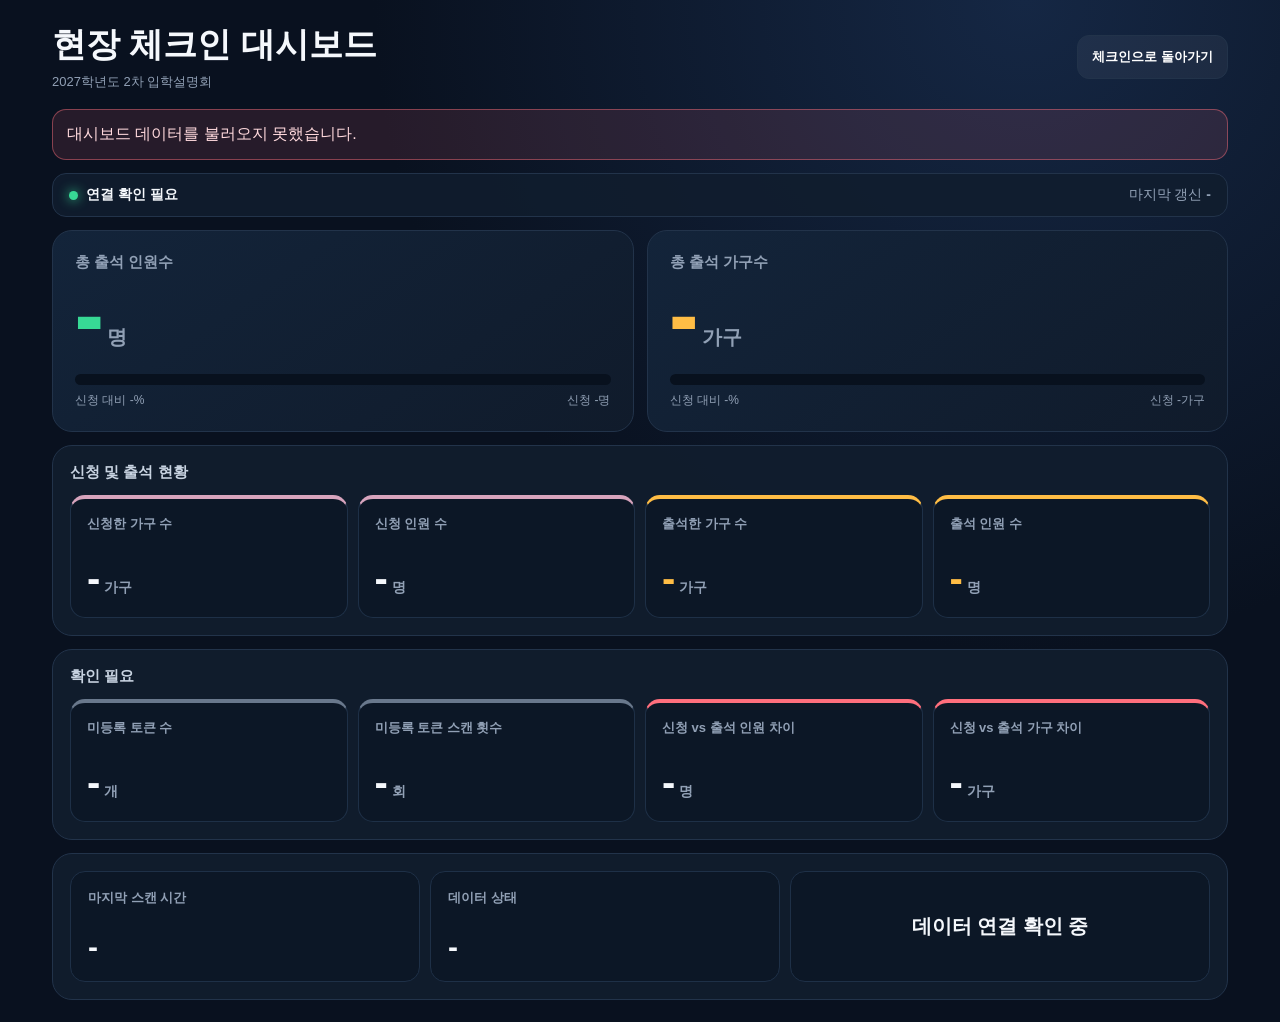
<file: dashboard.html>
<!doctype html><html lang="ko"><head><meta charset="utf-8"><meta name="viewport" content="width=device-width,initial-scale=1,viewport-fit=cover"><meta name="theme-color" content="#09111f"><title>2차 입학설명회 현장 대시보드</title><style>:root{--bg:#09111f;--panel:#111d2e;--line:#22334a;--text:#f5f8fc;--muted:#91a0b5;--pink:#d7a4bd;--amber:#ffbd45;--green:#37d995;--red:#ff6f7d}*{box-sizing:border-box}body{margin:0;min-height:100vh;background:radial-gradient(circle at 80% 0,#152744 0,#09111f 45%);color:var(--text);font-family:Pretendard,-apple-system,BlinkMacSystemFont,"Segoe UI",sans-serif}main{max-width:1220px;margin:auto;padding:22px}.top{display:flex;align-items:center;justify-content:space-between;gap:16px;margin-bottom:18px}h1{margin:0 0 5px;font-size:clamp(23px,3vw,34px)}.sub{font-size:13px;color:var(--muted)}.btn{display:inline-flex;align-items:center;min-height:44px;padding:0 14px;border:1px solid var(--line);border-radius:12px;color:#fff;text-decoration:none;background:rgba(255,255,255,.05);font-size:13px;font-weight:800}.statusbar{display:flex;align-items:center;justify-content:space-between;gap:14px;padding:12px 16px;margin-bottom:13px;border:1px solid var(--line);border-radius:14px;background:rgba(17,29,46,.88);font-size:14px}.live{display:flex;align-items:center;gap:8px;font-weight:800}.dot{width:9px;height:9px;border-radius:50%;background:var(--green);box-shadow:0 0 12px var(--green)}.stamp{color:var(--muted)}.hero{display:grid;grid-template-columns:1fr 1fr;gap:13px;margin-bottom:13px}.hero-card{padding:22px;border:1px solid var(--line);border-radius:20px;background:linear-gradient(145deg,#13243a,#101b2b)}.hero-label{color:var(--muted);font-size:15px;font-weight:800}.hero-value{margin-top:8px;font-size:clamp(48px,7vw,76px);line-height:1;font-weight:950}.hero-unit{font-size:20px;color:var(--muted);margin-left:7px}.green{color:var(--green)}.amber{color:var(--amber)}.progress-wrap{margin-top:18px}.progress{height:11px;background:#08111e;border-radius:99px;overflow:hidden}.bar{height:100%;width:0;background:linear-gradient(90deg,#2387ec,var(--green));transition:width .25s}.progress-text{display:flex;justify-content:space-between;margin-top:7px;font-size:12px;color:var(--muted)}.section{margin-top:13px;padding:17px;border:1px solid var(--line);border-radius:20px;background:rgba(17,29,46,.9)}.section-title{margin:0 0 13px;font-size:15px;color:#c8d3e1}.cards{display:grid;grid-template-columns:repeat(4,1fr);gap:10px}.card{min-height:112px;padding:16px;border-radius:15px;background:#0c1726;border:1px solid #1e3047}.label{min-height:35px;color:var(--muted);font-size:13px;font-weight:750}.value{margin-top:6px;font-size:clamp(27px,3.5vw,40px);font-weight:900}.unit{font-size:14px;color:var(--muted);margin-left:4px}.card.pink{border-top:4px solid var(--pink)}.card.attend{border-top:4px solid var(--amber)}.card.total{border-top:4px solid #69788c}.card.warn{border-top:4px solid var(--red)}.bottom{display:grid;grid-template-columns:1fr 1fr 1.2fr;gap:10px}.info{padding:17px;border-radius:15px;background:#0c1726;border:1px solid #1e3047}.info .value{font-size:30px}.state{display:flex;align-items:center;justify-content:center;text-align:center;font-size:20px;font-weight:900}.error{display:none;padding:14px;margin-bottom:13px;border-radius:14px;border:1px solid rgba(255,111,125,.45);background:rgba(255,111,125,.12);color:#ffd9dd}@media(max-width:760px){main{padding:14px}.cards{grid-template-columns:1fr 1fr}.bottom{grid-template-columns:1fr 1fr}.bottom .state{grid-column:1/-1}.hero-value{font-size:50px}}</style></head><body><main><header class="top"><div><h1>현장 체크인 대시보드</h1><div class="sub">2027학년도 2차 입학설명회</div></div><a class="btn" href="index.html">체크인으로 돌아가기</a></header><div id="error" class="error"></div><div class="statusbar"><span class="live"><span class="dot"></span><span id="liveText">2초마다 자동 갱신</span></span><span class="stamp">마지막 갱신 <b id="updated">-</b></span></div><section class="hero"><article class="hero-card green"><div class="hero-label">총 출석 인원수</div><div class="hero-value"><span id="totalAttendedPeople">-</span><span class="hero-unit">명</span></div><div class="progress-wrap"><div class="progress"><div id="bar" class="bar"></div></div><div class="progress-text"><span id="rate">신청 대비 -%</span><span id="peopleGoal">신청 -명</span></div></div></article><article class="hero-card amber"><div class="hero-label">총 출석 가구수</div><div class="hero-value"><span id="totalAttendedHouseholds">-</span><span class="hero-unit">가구</span></div><div class="progress-wrap"><div class="progress"><div id="houseBar" class="bar"></div></div><div class="progress-text"><span id="houseRate">신청 대비 -%</span><span id="houseGoal">신청 -가구</span></div></div></article></section><section class="section"><h2 class="section-title">신청 및 출석 현황</h2><div class="cards"><article class="card pink"><div class="label">신청한 가구 수</div><div class="value"><span id="requestedHouseholds">-</span><span class="unit">가구</span></div></article><article class="card pink"><div class="label">신청 인원 수</div><div class="value"><span id="requestedPeople">-</span><span class="unit">명</span></div></article><article class="card attend"><div class="label">출석한 가구 수</div><div class="value amber"><span id="attendedHouseholds">-</span><span class="unit">가구</span></div></article><article class="card attend"><div class="label">출석 인원 수</div><div class="value amber"><span id="attendedPeople">-</span><span class="unit">명</span></div></article></div></section><section class="section"><h2 class="section-title">확인 필요</h2><div class="cards"><article class="card total"><div class="label">미등록 토큰 수</div><div class="value"><span id="unregisteredTokens">-</span><span class="unit">개</span></div></article><article class="card total"><div class="label">미등록 토큰 스캔 횟수</div><div class="value"><span id="unregisteredScans">-</span><span class="unit">회</span></div></article><article class="card warn"><div class="label">신청 vs 출석 인원 차이</div><div class="value"><span id="peopleDifference">-</span><span class="unit">명</span></div></article><article class="card warn"><div class="label">신청 vs 출석 가구 차이</div><div class="value"><span id="householdDifference">-</span><span class="unit">가구</span></div></article></div></section><section class="section bottom"><article class="info"><div class="label">마지막 스캔 시간</div><div class="value" id="lastScanAt">-</div></article><article class="info"><div class="label">데이터 상태</div><div class="value" id="dataStatus">-</div></article><article class="info state" id="stateText">데이터 연결 확인 중</article></section></main><script>const API='https://script.google.com/macros/s/AKfycbzGsYA6RRTntLKntkc61IrT6CU33TXO65LrNt-zwcbucM5njuqKJPU8HDSkHHUzB073/exec';const $=id=>document.getElementById(id),fmt=v=>Number(v||0).toLocaleString('ko-KR');const clock=v=>{if(!v)return '—';const d=new Date(v);return isNaN(d)?String(v):d.toLocaleTimeString('ko-KR',{hour:'2-digit',minute:'2-digit',second:'2-digit'})};function normalize(d){if(d.requestedHouseholds==null&&d.registrations!=null)return{...d,requestedHouseholds:d.registrations,requestedPeople:d.expectedPeople,attendedHouseholds:d.checkedRegistrations,attendedPeople:d.checkedPeople,totalAttendedHouseholds:d.checkedRegistrations,totalAttendedPeople:d.checkedPeople,unregisteredTokens:d.invalidScans,unregisteredScans:d.invalidScans,peopleDifference:Math.max(0,(d.expectedPeople||0)-(d.checkedPeople||0)),householdDifference:Math.max(0,(d.registrations||0)-(d.checkedRegistrations||0)),status:d.lastScanAt?'정상':'—'};return d}function render(raw){const d=normalize(raw),ids=['requestedHouseholds','requestedPeople','attendedHouseholds','attendedPeople','totalAttendedHouseholds','totalAttendedPeople','unregisteredTokens','unregisteredScans','peopleDifference','householdDifference'];ids.forEach(id=>$(id).textContent=fmt(d[id]));const pr=d.requestedPeople?d.totalAttendedPeople/d.requestedPeople*100:0,hr=d.requestedHouseholds?d.totalAttendedHouseholds/d.requestedHouseholds*100:0;$('bar').style.width=Math.min(100,pr)+'%';$('houseBar').style.width=Math.min(100,hr)+'%';$('rate').textContent='신청 대비 '+pr.toFixed(1)+'%';$('houseRate').textContent='신청 대비 '+hr.toFixed(1)+'%';$('peopleGoal').textContent='신청 '+fmt(d.requestedPeople)+'명';$('houseGoal').textContent='신청 '+fmt(d.requestedHouseholds)+'가구';$('lastScanAt').textContent=clock(d.lastScanAt);$('dataStatus').textContent=d.status||'—';$('updated').textContent=clock(d.updatedAt||Date.now());$('stateText').textContent=d.lastScanAt?'정상 집계 중':'입장 시작 전';$('error').style.display='none';$('liveText').textContent='2초마다 자동 갱신'}let refreshing=false;async function refresh(){if(refreshing)return;refreshing=true;try{const r=await fetch(API+'?action=dashboard&_='+Date.now(),{cache:'no-store'}),d=await r.json();if(!d.ok)throw Error(d.msg||'집계 오류');render(d)}catch(e){$('error').style.display='block';$('error').textContent='대시보드 데이터를 불러오지 못했습니다.';$('liveText').textContent='연결 확인 필요'}finally{refreshing=false}}refresh();setInterval(refresh,2000);</script></body></html>
</file>
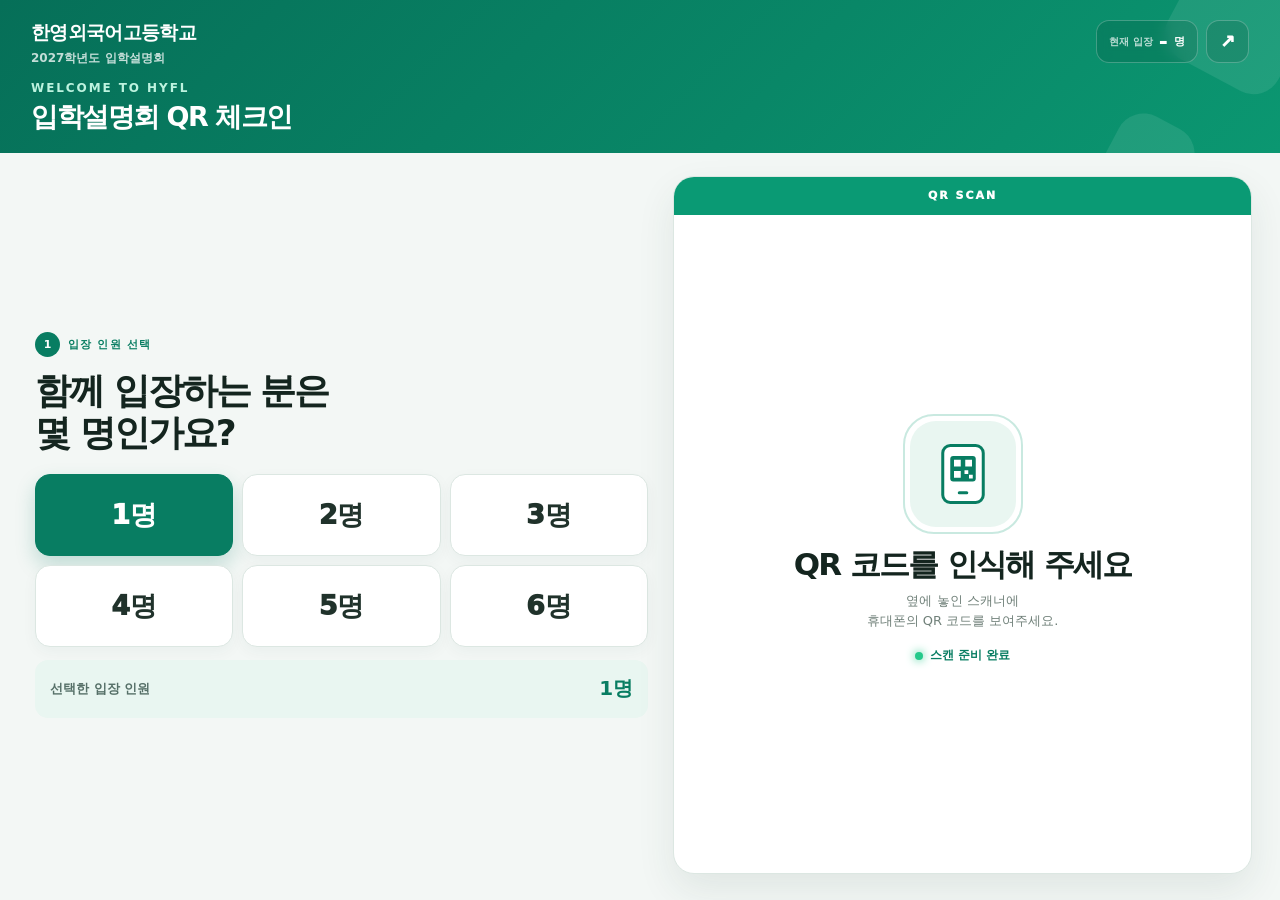
<file: scanner-test.html>
<!doctype html>
<html lang="ko">
<head>
  <meta charset="utf-8">
  <meta name="apple-mobile-web-app-capable" content="yes">
  <meta name="mobile-web-app-capable" content="yes">
  <meta name="apple-mobile-web-app-status-bar-style" content="black-translucent">
  <meta name="apple-mobile-web-app-title" content="HYFL 체크인">
  <meta name="application-name" content="HYFL 체크인">
  <meta name="format-detection" content="telephone=no">
  <link rel="manifest" href="manifest.webmanifest">
  <meta name="viewport" content="width=device-width,initial-scale=1,viewport-fit=cover,user-scalable=no">
  <meta name="theme-color" content="#087d62">
  <title>HYFL 입학설명회 QR 체크인</title>
  <style>
    :root{
      --green:#087d62;
      --green2:#0a9a74;
      --green-soft:#e9f6f1;
      --ink:#14251f;
      --muted:#708079;
      --line:#dce7e2;
      --paper:#f3f7f5;
      --white:#fff;
      --success:#13ad5b;
      --error:#d94357;
    }
    *{box-sizing:border-box}
    html,body{margin:0;width:100%;height:100%;overflow:hidden}
    body{
      background:var(--paper);
      color:var(--ink);
      font-family:system-ui,-apple-system,BlinkMacSystemFont,"Segoe UI",sans-serif;
      user-select:none;
      -webkit-tap-highlight-color:transparent;
    }
    button{font:inherit}
    .shell{
      position:relative;
      width:100%;
      height:100%;
      display:flex;
      flex-direction:column;
      overflow:hidden;
      background:var(--paper);
    }
    .hero{
      position:relative;
      min-height:174px;
      padding:27px 28px 25px;
      overflow:hidden;
      color:#fff;
      background:linear-gradient(135deg,#066f58 0%,#0b9771 100%);
    }
    .hero:before,.hero:after{
      content:'';
      position:absolute;
      border-radius:28px;
      background:rgba(255,255,255,.09);
      transform:rotate(28deg);
    }
    .hero:before{width:125px;height:125px;right:-22px;top:-43px}
    .hero:after{width:82px;height:82px;right:90px;bottom:-47px}
    .hero-top{
      position:relative;
      z-index:1;
      display:flex;
      align-items:flex-start;
      justify-content:space-between;
      gap:15px;
    }
    .school{font-size:19px;font-weight:950;letter-spacing:-.035em}
    .event{margin-top:4px;color:rgba(255,255,255,.76);font-size:12px;font-weight:750}
    .hero h1{
      position:relative;
      z-index:1;
      margin:28px 0 0;
      font-size:34px;
      line-height:1.12;
      letter-spacing:-.055em;
    }
    .hero h1 small{
      display:block;
      margin-bottom:7px;
      color:#bdf3df;
      font-size:12px;
      font-weight:900;
      letter-spacing:.16em;
    }
    .top-actions{
      position:relative;
      z-index:2;
      display:flex;
      align-items:center;
      gap:8px;
    }
    .live-total{
      height:43px;
      padding:0 12px;
      display:flex;
      align-items:center;
      gap:6px;
      border:1px solid rgba(255,255,255,.24);
      border-radius:13px;
      background:rgba(0,0,0,.10);
      backdrop-filter:blur(7px);
    }
    .live-total span{font-size:10px;font-weight:800;color:rgba(255,255,255,.73)}
    .live-total strong{font-size:22px;line-height:1}
    .live-total em{font-size:11px;font-style:normal;font-weight:800}
    .dashboard-link{
      width:43px;
      height:43px;
      display:grid;
      place-items:center;
      border:1px solid rgba(255,255,255,.24);
      border-radius:13px;
      background:rgba(0,0,0,.10);
      color:#fff;
      text-decoration:none;
      font-size:18px;
      font-weight:950;
    }
    .content{
      flex:1;
      min-height:0;
      padding:21px 23px 22px;
      display:flex;
      flex-direction:column;
      gap:18px;
    }
    .section-label{
      display:flex;
      align-items:center;
      gap:8px;
      color:var(--green);
      font-size:11px;
      font-weight:950;
      letter-spacing:.11em;
    }
    .section-label b{
      width:25px;
      height:25px;
      display:grid;
      place-items:center;
      border-radius:50%;
      background:var(--green);
      color:#fff;
      font-size:11px;
      letter-spacing:0;
    }
    .people h2{
      margin:10px 0 15px;
      font-size:28px;
      line-height:1.16;
      letter-spacing:-.055em;
    }
    .counts{
      display:grid;
      grid-template-columns:repeat(3,1fr);
      gap:9px;
    }
    .count{
      height:65px;
      border:1.5px solid var(--line);
      border-radius:15px;
      background:#fff;
      color:#20322b;
      font-size:21px;
      font-weight:950;
      box-shadow:0 5px 15px rgba(29,76,59,.045);
      touch-action:manipulation;
      transition:.15s ease;
    }
    .count:active{transform:scale(.975)}
    .count[aria-pressed="true"]{
      border-color:var(--green);
      background:var(--green);
      color:#fff;
      box-shadow:0 9px 20px rgba(8,125,98,.22);
    }
    .selected{
      height:47px;
      margin-top:10px;
      padding:0 15px;
      display:flex;
      align-items:center;
      justify-content:space-between;
      border-radius:13px;
      background:var(--green-soft);
      color:#567068;
      font-size:13px;
      font-weight:800;
    }
    .selected strong{color:var(--green);font-size:20px}
    .scan-card{
      flex:1;
      min-height:280px;
      display:flex;
      flex-direction:column;
      overflow:hidden;
      border:1px solid var(--line);
      border-radius:21px;
      background:#fff;
      box-shadow:0 16px 38px rgba(30,70,55,.09);
    }
    .scan-bar{
      height:38px;
      display:grid;
      place-items:center;
      flex:none;
      background:var(--green2);
      color:#fff;
      font-size:11px;
      font-weight:950;
      letter-spacing:.18em;
    }
    .scan-body{
      flex:1;
      min-height:0;
      padding:20px 24px 22px;
      display:flex;
      flex-direction:column;
      align-items:center;
      justify-content:center;
      text-align:center;
    }
    .scan-graphic{
      position:relative;
      width:106px;
      height:106px;
      display:grid;
      place-items:center;
      border-radius:26px;
      background:var(--green-soft);
    }
    .scan-graphic svg{width:72px;height:72px}
    .scan-pulse{
      position:absolute;
      inset:-7px;
      border:2px solid rgba(10,154,116,.22);
      border-radius:31px;
      animation:pulse 1.8s ease-out infinite;
    }
    @keyframes pulse{
      0%{transform:scale(.92);opacity:0}
      35%{opacity:1}
      100%{transform:scale(1.12);opacity:0}
    }
    .scan-body h2{
      margin:20px 0 8px;
      font-size:26px;
      line-height:1.15;
      letter-spacing:-.055em;
    }
    .scan-body p{
      margin:0;
      color:var(--muted);
      font-size:13px;
      line-height:1.55;
    }
    .ready{
      margin-top:16px;
      display:inline-flex;
      align-items:center;
      gap:7px;
      color:var(--green);
      font-size:12px;
      font-weight:900;
    }
    .ready:before{
      content:'';
      width:8px;
      height:8px;
      border-radius:50%;
      background:#25c98b;
      box-shadow:0 0 10px #25c98b;
    }
    #scanInput{
      position:fixed;
      left:-20px;
      bottom:-20px;
      width:1px;
      height:1px;
      padding:0;
      border:0;
      opacity:.001;
    }
    .overlay{
      position:fixed;
      inset:0;
      z-index:100;
      display:none;
      align-items:center;
      justify-content:center;
      padding:30px;
      text-align:center;
      color:#fff;
    }
    .overlay.show{display:flex}
    .success{background:var(--success)}
    .failure{background:var(--error)}
    .mark{
      width:138px;
      height:138px;
      margin:0 auto 25px;
      display:grid;
      place-items:center;
      border:8px solid rgba(255,255,255,.95);
      border-radius:50%;
      font-size:83px;
      font-weight:750;
      line-height:1;
    }
    .overlay h2{
      margin:0;
      font-size:54px;
      line-height:1.07;
      letter-spacing:-.065em;
    }
    .overlay p{
      margin:14px 0 0;
      font-size:21px;
      font-weight:750;
    }
    .people-pill{
      display:inline-block;
      margin-top:23px;
      padding:11px 23px;
      border-radius:999px;
      background:rgba(255,255,255,.21);
      font-size:21px;
      font-weight:950;
    }
    @media(orientation:landscape) and (min-width:800px){
      .hero{min-height:118px;padding:20px 31px}
      .hero h1{margin-top:15px;font-size:27px}
      .content{
        display:grid;
        grid-template-columns:1.04fr .96fr;
        align-items:stretch;
        padding:23px 28px 26px;
      }
      .people{
        display:flex;
        flex-direction:column;
        justify-content:center;
        padding:5px 7px;
      }
      .people h2{font-size:36px;margin:13px 0 20px}
      .count{height:82px;font-size:27px}
      .selected{height:58px;margin-top:13px}
      .scan-card{min-height:0}
      .scan-body h2{font-size:31px}
    }
    @media(max-height:780px) and (orientation:portrait){
      .hero{min-height:143px;padding:21px 24px}
      .hero h1{margin-top:19px;font-size:29px}
      .content{padding:15px 19px;gap:12px}
      .people h2{font-size:24px;margin:7px 0 10px}
      .count{height:54px;font-size:19px}
      .selected{height:41px;margin-top:7px}
      .scan-card{min-height:225px}
      .scan-body{padding:13px 20px}
      .scan-graphic{width:83px;height:83px}
      .scan-graphic svg{width:56px;height:56px}
      .scan-body h2{margin-top:13px;font-size:23px}
      .ready{margin-top:10px}
    }
  </style>
</head>
<body>
  <main class="shell">
    <header class="hero">
      <div class="hero-top">
        <div>
          <div class="school">한영외국어고등학교</div>
          <div class="event">2027학년도 입학설명회</div>
        </div>
        <div class="top-actions">
          <div class="live-total">
            <span>현재 입장</span>
            <strong id="totalPeople">-</strong>
            <em>명</em>
          </div>
          <a class="dashboard-link" href="dashboard.html" target="_blank" rel="noopener" aria-label="실시간 현황">↗</a>
        </div>
      </div>
      <h1><small>WELCOME TO HYFL</small>입학설명회 QR 체크인</h1>
    </header>

    <div class="content">
      <section class="people">
        <div class="section-label"><b>1</b>입장 인원 선택</div>
        <h2>함께 입장하는 분은<br>몇 명인가요?</h2>

        <div class="counts">
          <button class="count" data-n="1" aria-pressed="true">1명</button>
          <button class="count" data-n="2" aria-pressed="false">2명</button>
          <button class="count" data-n="3" aria-pressed="false">3명</button>
          <button class="count" data-n="4" aria-pressed="false">4명</button>
          <button class="count" data-n="5" aria-pressed="false">5명</button>
          <button class="count" data-n="6" aria-pressed="false">6명</button>
        </div>

        <div class="selected">
          <span>선택한 입장 인원</span>
          <strong><span id="selectedCount">1</span>명</strong>
        </div>
      </section>

      <section class="scan-card">
        <div class="scan-bar">QR SCAN</div>
        <div class="scan-body">
          <div class="scan-graphic" aria-hidden="true">
            <div class="scan-pulse"></div>
            <svg viewBox="0 0 96 96" fill="none">
              <rect x="21" y="10" width="54" height="76" rx="10" fill="white" stroke="#087d62" stroke-width="4"/>
              <rect x="31" y="24" width="34" height="34" rx="4" fill="#087d62"/>
              <path d="M36 29h9v9h-9zM51 29h9v9h-9zM36 44h9v9h-9zM50 43h5v5h-5zM56 49h5v5h-5z" fill="white"/>
              <rect x="41" y="71" width="14" height="4" rx="2" fill="#087d62"/>
            </svg>
          </div>
          <h2>QR 코드를 인식해 주세요</h2>
          <p>옆에 놓인 스캐너에<br>휴대폰의 QR 코드를 보여주세요.</p>
          <div class="ready">스캔 준비 완료</div>
        </div>
      </section>
    </div>
  </main>

  <input id="scanInput" inputmode="none" autocomplete="off" autocapitalize="off" spellcheck="false" aria-hidden="true">

  <section id="success" class="overlay success" aria-live="assertive">
    <div>
      <div class="mark">✓</div>
      <h2>체크인 완료!</h2>
      <p>확인되었습니다. 바로 입장해 주세요.</p>
      <div id="successPeople" class="people-pill">1명 체크인</div>
    </div>
  </section>

  <section id="failure" class="overlay failure" aria-live="assertive">
    <div>
      <div class="mark">!</div>
      <h2 id="failureTitle">다시 스캔해 주세요</h2>
      <p id="failureMessage">QR을 확인한 뒤 다시 보여주세요.</p>
    </div>
  </section>

<script>
    (() => {
      'use strict';

      const API = 'https://script.google.com/macros/s/AKfycbzGsYA6RRTntLKntkc61IrT6CU33TXO65LrNt-zwcbucM5njuqKJPU8HDSkHHUzB073/exec';
      const input = document.getElementById('scanInput');
      const success = document.getElementById('success');
      const failure = document.getElementById('failure');
      const failureTitle = document.getElementById('failureTitle');
      const failureMessage = document.getElementById('failureMessage');
      const successPeople = document.getElementById('successPeople');
      const selectedCount = document.getElementById('selectedCount');
      const totalPeople = document.getElementById('totalPeople');

      let selected = 1;
      let busy = false;
      let timer = null;
      let lastRaw = '';
      let lastAt = 0;
      let keyBuffer = '';
      let keyTimer = null;
      let refreshingTotal = false;
      let currentTotal = null;

      function focusScanner() {
        if (busy) return;
        try {
          input.focus({preventScroll:true});
        } catch (e) {
          input.focus();
        }
      }

      function setCount(value) {
        selected = value;
        selectedCount.textContent = value;
        document.querySelectorAll('.count').forEach(button => {
          button.setAttribute('aria-pressed', Number(button.dataset.n) === value ? 'true' : 'false');
        });
        focusScanner();
      }

      function resetCount() {
        setCount(1);
      }

      document.querySelectorAll('.count').forEach(button => {
        button.addEventListener('click', () => setCount(Number(button.dataset.n)));
      });

      // 한글 두벌식 상태에서 HID 스캐너가 입력한 값을 원래 영문 키로 복원한다.
      function restoreEnglishKeyboard(raw) {
        const text = String(raw || '');
        if (!/[ㄱ-ㅎㅏ-ㅣ가-힣]/.test(text)) return text;

        const compatibilityKeys = {
          'ㄱ':'r','ㄲ':'R','ㄳ':'rt','ㄴ':'s','ㄵ':'sw','ㄶ':'sg',
          'ㄷ':'e','ㄸ':'E','ㄹ':'f','ㄺ':'fr','ㄻ':'fa','ㄼ':'fq',
          'ㄽ':'ft','ㄾ':'fx','ㄿ':'fv','ㅀ':'fg','ㅁ':'a','ㅂ':'q',
          'ㅃ':'Q','ㅄ':'qt','ㅅ':'t','ㅆ':'T','ㅇ':'d','ㅈ':'w',
          'ㅉ':'W','ㅊ':'c','ㅋ':'z','ㅌ':'x','ㅍ':'v','ㅎ':'g',
          'ㅏ':'k','ㅐ':'o','ㅑ':'i','ㅒ':'O','ㅓ':'j','ㅔ':'p',
          'ㅕ':'u','ㅖ':'P','ㅗ':'h','ㅘ':'hk','ㅙ':'ho','ㅚ':'hl',
          'ㅛ':'y','ㅜ':'n','ㅝ':'nj','ㅞ':'np','ㅟ':'nl','ㅠ':'b',
          'ㅡ':'m','ㅢ':'ml','ㅣ':'l'
        };
        const initialKeys = ['r','R','s','e','E','f','a','q','Q','t','T','d','w','W','c','z','x','v','g'];
        const medialKeys = ['k','o','i','O','j','p','u','P','h','hk','ho','hl','y','n','nj','np','nl','b','m','ml','l'];
        const finalKeys = ['', 'r','R','rt','s','sw','sg','e','f','fr','fa','fq','ft','fx','fv','fg','a','q','qt','t','T','d','w','c','z','x','v','g'];

        let restored = '';
        for (let i = 0; i < text.length; i += 1) {
          const ch = text.charAt(i);
          const code = text.charCodeAt(i);

          if (code >= 0xAC00 && code <= 0xD7A3) {
            const syllable = code - 0xAC00;
            const initial = Math.floor(syllable / 588);
            const medial = Math.floor((syllable % 588) / 28);
            const final = syllable % 28;
            restored += initialKeys[initial] + medialKeys[medial] + finalKeys[final];
          } else {
            restored += compatibilityKeys[ch] || ch;
          }
        }
        return restored;
      }

      function extractToken(raw) {
        const text = String(raw || '').trim();
        try {
          if (/^https?:/i.test(text)) {
            const url = new URL(text);
            return url.searchParams.get('token') || url.searchParams.get('t') || text;
          }
        } catch (e) {}
        return text;
      }

      function deviceId() {
        let value = '';
        try {
          value = localStorage.getItem('hyfl:scanner-test-device-id') || '';
        } catch (e) {}
        if (!value) {
          value = 'scanner-test-' + Date.now();
          try {
            localStorage.setItem('hyfl:scanner-test-device-id', value);
          } catch (e) {}
        }
        return value;
      }

      async function refreshTotal() {
        if (refreshingTotal) return;
        refreshingTotal = true;
        try {
          const response = await fetch(API + '?action=dashboard&_=' + Date.now(), {cache:'no-store'});
          const data = await response.json();
          if (!data || !data.ok) throw new Error('dashboard failed');
          const value = Number(
            data.totalAttendedPeople ??
            data.attendedPeople ??
            data.checkedPeople ??
            data.checkedRegistrations
          );
          if (Number.isFinite(value)) {
            currentTotal = value;
            totalPeople.textContent = value.toLocaleString('ko-KR');
          }
        } catch (error) {
          if (!Number.isFinite(currentTotal)) totalPeople.textContent = '-';
        } finally {
          refreshingTotal = false;
        }
      }

      function increaseTotalLocally(count) {
        if (!Number.isFinite(currentTotal)) return;
        currentTotal += Number(count) || 0;
        totalPeople.textContent = currentTotal.toLocaleString('ko-KR');
      }

      // 현장 처리 속도를 위해 서버 응답을 기다리지 않고 로그만 전송한다.
      function sendScanAsync(token, count, raw, originalRaw) {
        const payload = {
          scanId: 'scanner-' + Date.now() + '-' + Math.random().toString(36).slice(2,7),
          token,
          count,
          raw,
          deviceId: deviceId(),
          clientAt: new Date().toISOString(),
          source: 'scanner-test'
        };
        if (originalRaw && originalRaw !== raw) payload.rawOriginal = originalRaw;

        const body = JSON.stringify(payload);

        try {
          if (navigator.sendBeacon) {
            const queued = navigator.sendBeacon(
              API,
              new Blob([body], {type:'text/plain;charset=UTF-8'})
            );
            if (queued) return;
          }
        } catch (error) {}

        try {
          fetch(API, {
            method:'POST',
            mode:'cors',
            credentials:'omit',
            keepalive:true,
            headers:{'Content-Type':'text/plain;charset=UTF-8'},
            body
          }).catch(() => {});
        } catch (error) {}
      }

      function showSuccess(count) {
        successPeople.textContent = count + '명 체크인';
        success.classList.add('show');
        setTimeout(() => {
          success.classList.remove('show');
          busy = false;
          resetCount();
          focusScanner();
        }, 1700);
      }

      function showFailure(title, message) {
        failureTitle.textContent = title || '다시 스캔해 주세요';
        failureMessage.textContent = message || 'QR을 확인한 뒤 다시 보여주세요.';
        failure.classList.add('show');
        setTimeout(() => {
          failure.classList.remove('show');
          busy = false;
          focusScanner();
        }, 2500);
      }

      function handleRaw(raw) {
        const originalRaw = String(raw || '').trim();
        const normalizedRaw = restoreEnglishKeyboard(originalRaw).trim();
        const now = Date.now();
        if (!normalizedRaw || busy) return;
        if (normalizedRaw === lastRaw && now - lastAt < 900) return;

        lastRaw = normalizedRaw;
        lastAt = now;
        busy = true;

        const token = extractToken(normalizedRaw);
        const count = selected;

        if (!token || token.length < 3) {
          showFailure('QR 코드를 확인해 주세요', '스캐너에 QR을 다시 보여주세요.');
          return;
        }

        // 성공 화면을 먼저 그린 뒤 로그 전송은 다음 작업에서 처리한다.
        showSuccess(count);
        increaseTotalLocally(count);
        setTimeout(() => {
          sendScanAsync(token, count, normalizedRaw, originalRaw);
        }, 0);
      }

      function consumeInput() {
        clearTimeout(timer);
        const raw = input.value;
        input.value = '';
        handleRaw(raw);
      }

      input.addEventListener('keydown', event => {
        if (event.key === 'Enter') {
          event.preventDefault();
          consumeInput();
        }
      });

      input.addEventListener('input', () => {
        clearTimeout(timer);
        timer = setTimeout(consumeInput, 450);
      });

      function consumeKeyBuffer() {
        clearTimeout(keyTimer);
        const raw = keyBuffer;
        keyBuffer = '';
        handleRaw(raw);
      }

      document.addEventListener('keydown', event => {
        if (event.target === input || busy) return;
        if (event.key === 'Enter') {
          event.preventDefault();
          consumeKeyBuffer();
          return;
        }
        if (event.key.length === 1) {
          keyBuffer += event.key;
          clearTimeout(keyTimer);
          keyTimer = setTimeout(consumeKeyBuffer, 450);
        }
      });

      document.addEventListener('pointerdown', focusScanner);
      window.addEventListener('load', () => {
        focusScanner();
        refreshTotal();
      });
      // 세 대의 단말이 동시에 사용되어도 조회 요청이 기록을 방해하지 않게 한다.
      setInterval(refreshTotal, 15000);
      document.addEventListener('visibilitychange', () => {
        if (document.visibilityState === 'visible') focusScanner();
      });

      focusScanner();
    })();
  </script>
</body>
</html>
</file>
